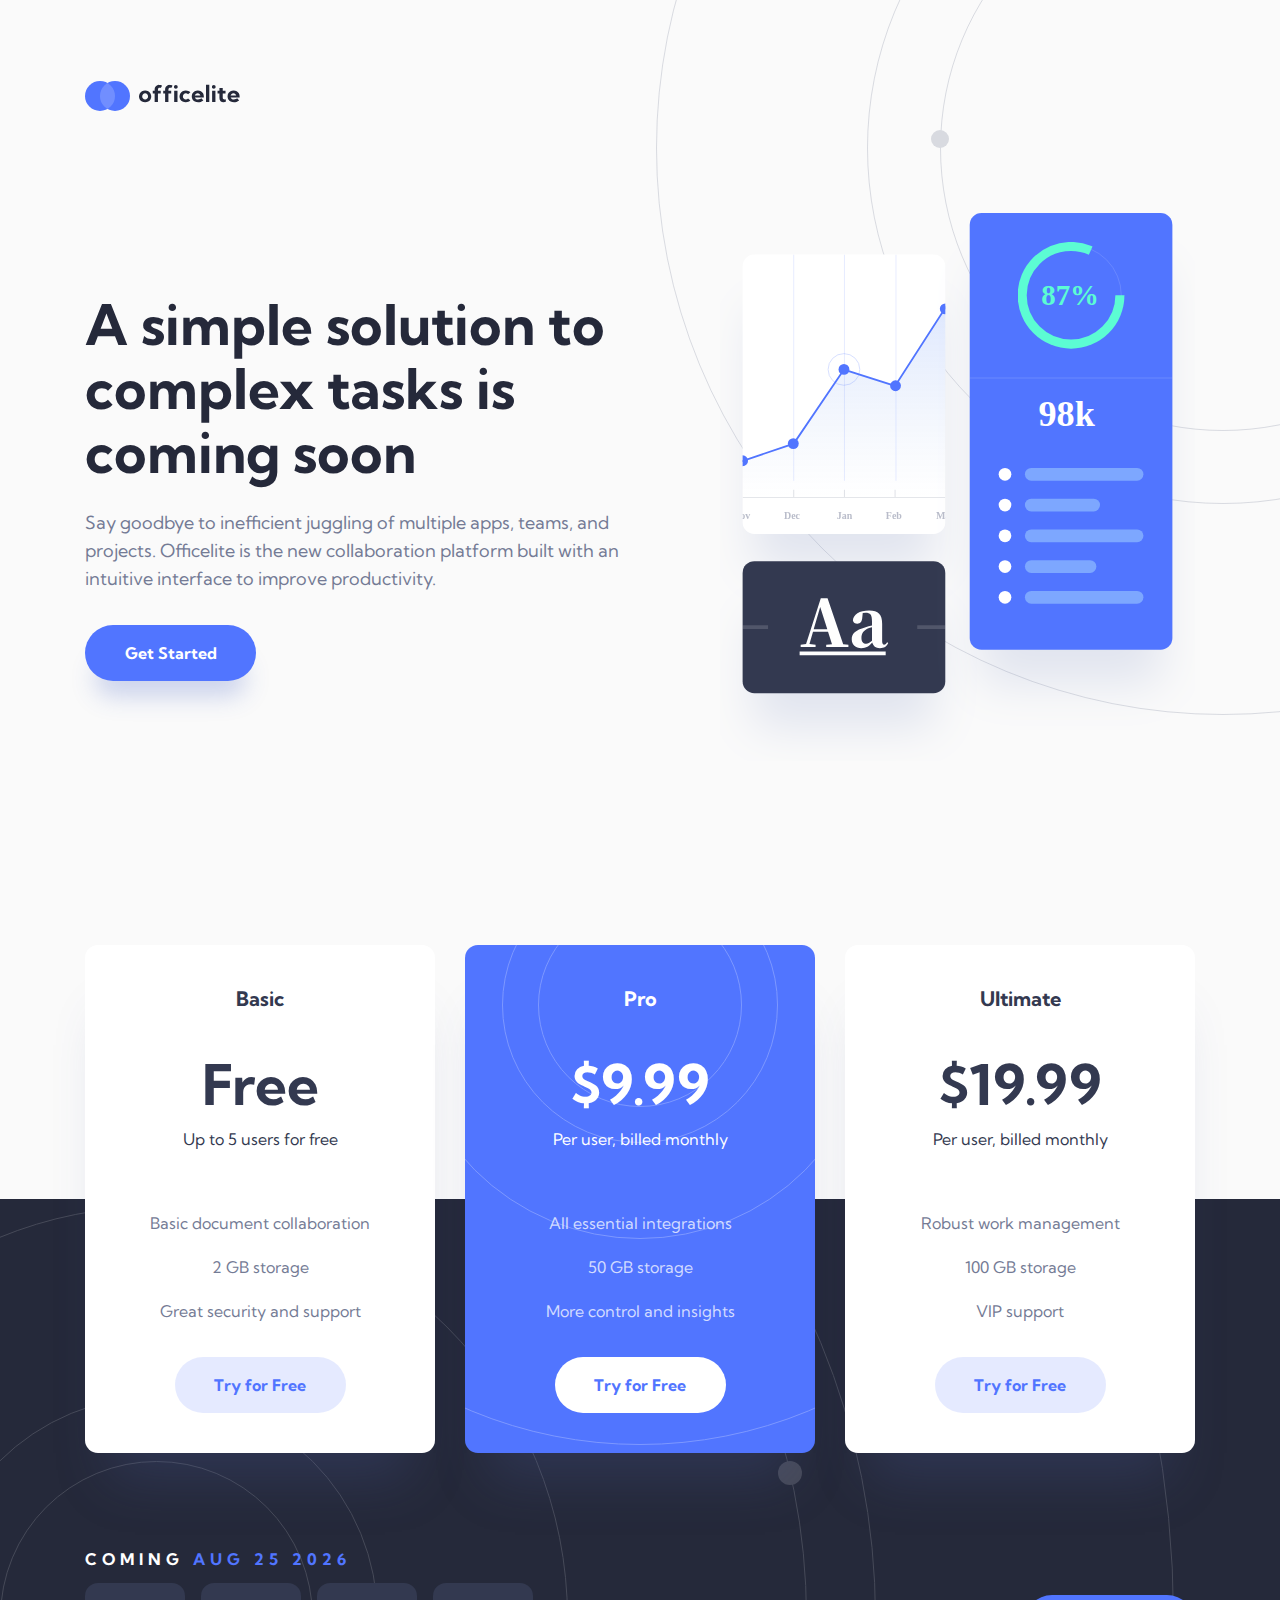
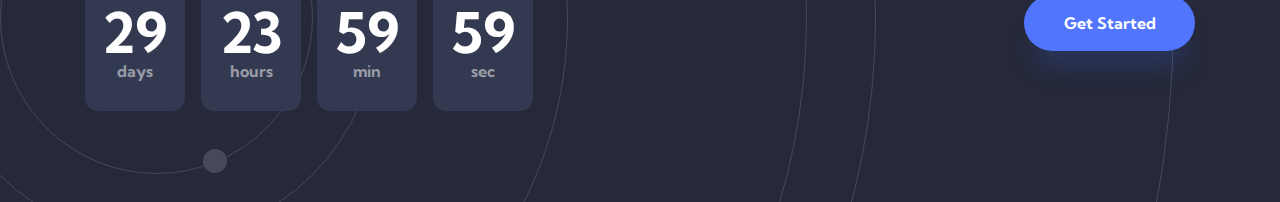
<file: index.html>
<!DOCTYPE html>
<html lang="en">
  <head>
    <meta charset="UTF-8" />
    <meta name="viewport" content="width=device-width, initial-scale=1.0" />
    <link rel="stylesheet" href="./css/main.css" />
    <link
      rel="icon"
      type="image/png"
      sizes="32x32"
      href="./assets/favicon-32x32.png"
    />
    <title>Frontend Mentor | Officelite coming soon site</title>
  </head>
  <body>
    <div class="site-wrapper">
      <header>
        <img
          src="./assets/shared/logo.svg"
          class="logo"
          alt="Officelite logo"
          width="155"
          height="30"
          loading="eager"
          decoding="async"
        />
      </header>
      <main>
        <section id="hero" aria-labelledby="hero-heading">
          <div class="hero-text">
            <h1>A simple solution to complex tasks is coming soon</h1>
            <p>
              Say goodbye to inefficient juggling of multiple apps, teams, and
              projects. Officelite is the new collaboration platform built with
              an intuitive interface to improve productivity.
            </p>
            <a
              href="./sign-up.html"
              class="primary-btn"
              aria-label="Go to the sign up page to join the list"
              >Get Started</a
            >
          </div>
          <div class="hero-image-wrapper">
            <img
              src="./assets/home/illustration-charts.svg"
              class="hero-img"
              alt="Charts Illustration"
              width="171"
              height="192"
              loading="eager"
              decoding="async"
            />
          </div>
        </section>
        <section id="pricing-plans" aria-labelledby="pricing-plans-heading">
          <h2 id="pricing-plans-heading" class="visually-hidden">
            Officelite Pricing Plans
          </h2>
          <article class="card">
            <h3>Basic</h3>
            <p class="pricing">
              <span class="price">Free</span>
              <span class="billing">Up to 5 users for free</span>
            </p>
            <ul>
              <li>Basic document collaboration</li>
              <li>2 GB storage</li>
              <li>Great security and support</li>
            </ul>
            <a
              href="./sign-up.html"
              class="card-btn secondary"
              aria-label="Try the Free plan"
              >Try for Free</a
            >
          </article>
          <article class="card pro">
            <h3>Pro</h3>
            <p class="pricing">
              <span class="price">$9.99</span>
              <span class="billing">Per user, billed monthly</span>
            </p>
            <ul>
              <li>All essential integrations</li>
              <li>50 GB storage</li>
              <li>More control and insights</li>
            </ul>
            <a
              href="./sign-up.html"
              class="card-btn primary"
              aria-label="Try the Pro plan for Free"
              >Try for Free</a
            >
          </article>
          <article class="card">
            <h3>Ultimate</h3>
            <p class="pricing">
              <span class="price">$19.99</span>
              <span class="billing">Per user, billed monthly</span>
            </p>
            <ul>
              <li>Robust work management</li>
              <li>100 GB storage</li>
              <li>VIP support</li>
            </ul>
            <a
              href="./sign-up.html"
              class="card-btn secondary"
              aria-label="Try the Ultimate plan for Free"
              >Try for Free</a
            >
          </article>
        </section>
        <section id="coming" aria-labelledby="coming-heading">
          <div class="countdown-wrapper">
            <h2 id="coming-heading" class="visually-hidden">
              Countdown to release date
            </h2>
            <p class="release-date">Coming <span id="release-date"></span></p>
            <div class="countdown-container">
              <p class="countdown-details"><span id="days">47</span>days</p>
              <p class="countdown-details"><span id="hours">07</span>hours</p>
              <p class="countdown-details"><span id="minutes">56</span>min</p>
              <p class="countdown-details"><span id="seconds">14</span>sec</p>
            </div>
          </div>
          <a
            href="./sign-up.html"
            class="primary-btn"
            aria-label="Sign up now to get on the list"
            >Get Started</a
          >
        </section>
        <div class="footer-bg" aria-hidden="true"></div>
      </main>
    </div>

    <!-- If you're choosing to make this date dynamic, set it to 30 days in the future from the moment the visitor views the page -->

    <!-- If you're choosing to make this timer dynamic, have it countdown from the date you set above -->
    <script src="./main.js"></script>
  </body>
</html>
</file>
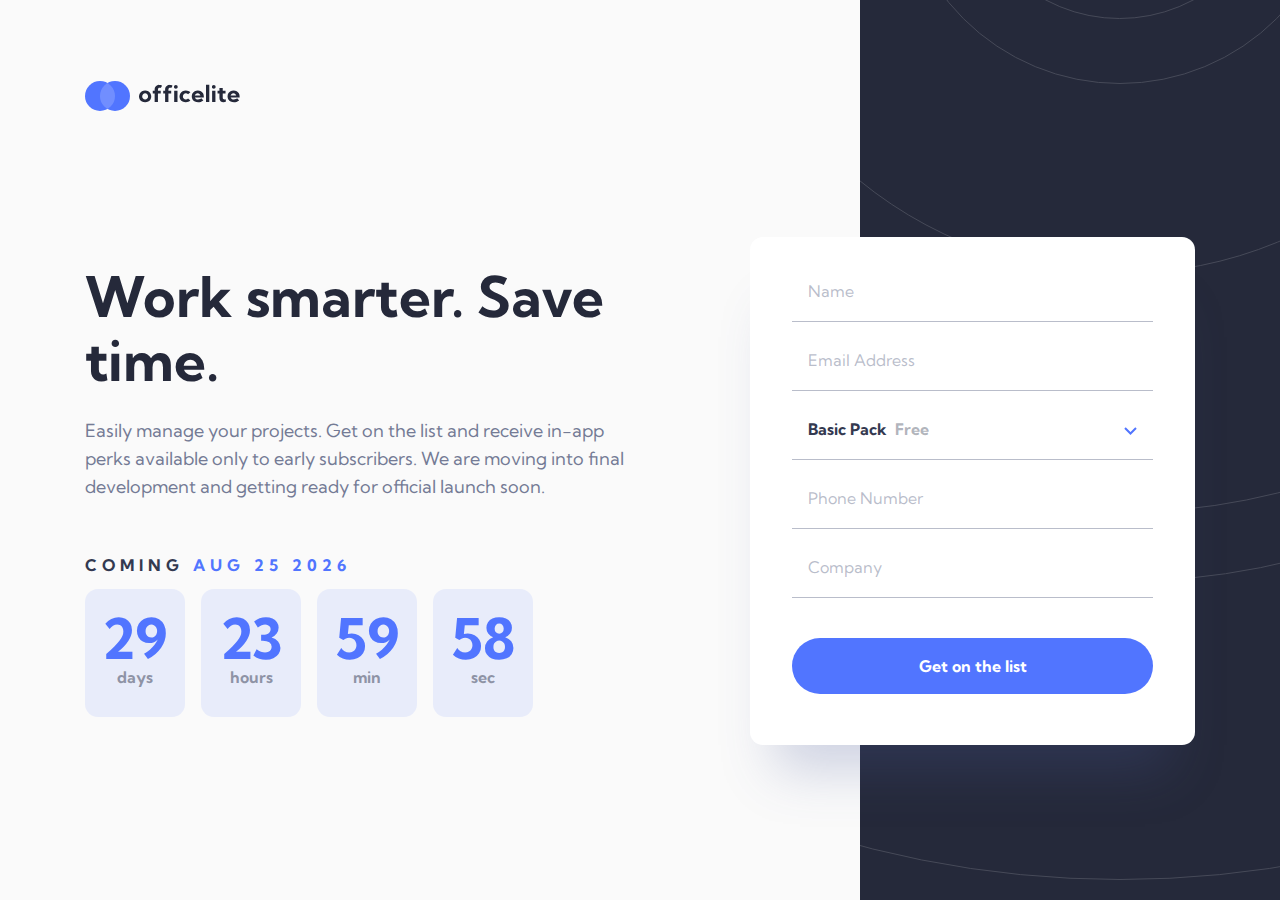
<file: sign-up.html>
<!DOCTYPE html>
<html lang="en">
  <head>
    <meta charset="UTF-8" />
    <meta name="viewport" content="width=device-width, initial-scale=1.0" />
    <link rel="stylesheet" href="./css/main.css" />
    <link
      rel="icon"
      type="image/png"
      sizes="32x32"
      href="./assets/favicon-32x32.png"
    />

    <title>Frontend Mentor | Officelite coming soon site</title>
  </head>
  <body>
    <div class="sign-up-wrapper">
      <header>
        <a
          href="./index.html"
          class="image-link"
          aria-label="Go to Officelite Home Page"
          ><img
            src="./assets/shared/logo.svg"
            class="logo"
            alt="Officelite logo"
            width="155"
            height="30"
            loading="eager"
            decoding="async"
        /></a>
      </header>
      <main class="sign-up-page">
        <div class="group-wrapper">
          <section id="smarter" role="region" aria-labelledby="smarter-heading">
            <h1 id="smarter-heading">Work smarter. Save time.</h1>
            <p>
              Easily manage your projects. Get on the list and receive in-app
              perks available only to early subscribers. We are moving into
              final development and getting ready for official launch soon.
            </p>
          </section>
          <section
            id="sign-up-coming"
            role="region"
            aria-labelledby="sign-up-coming-heading"
          >
            <h2 id="sign-up-coming-heading" class="visually-hidden">
              Countdown to release date
            </h2>
            <div class="countdown-wrapper">
              <p class="release-date">Coming <span id="release-date"></span></p>
              <div class="countdown-container">
                <p class="countdown-details"><span id="days">00</span>days</p>
                <p class="countdown-details"><span id="hours">00</span>hours</p>
                <p class="countdown-details"><span id="minutes">00</span>min</p>
                <p class="countdown-details"><span id="seconds">00</span>sec</p>
              </div>
            </div>
          </section>
        </div>

        <section
          id="join"
          role="region"
          aria-labelledby="join-heading"
          tabindex="-1"
        >
          <h2 id="join-heading" class="visually-hidden">
            Sign up to get on the list
          </h2>
          <form id="form" novalidate>
            <div class="input-group">
              <label for="name" class="visually-hidden">Name</label>
              <input
                type="text"
                id="name"
                name="name"
                autocomplete="name"
                placeholder="Name"
                aria-describedby="name-error"
                required
              />
              <span class="error-message" id="name-error" aria-live="polite">
                <img
                  src="./assets/sign-up/icon-cross.svg"
                  class="error-icon"
                  aria-hidden="true"
                />
              </span>
            </div>
            <div class="input-group">
              <label for="email" class="visually-hidden">Email Address</label>
              <input
                type="email"
                id="email"
                name="email"
                autocomplete="email"
                placeholder="Email Address"
                aria-describedby="email-error"
                required
              />
              <span class="error-message" id="email-error" aria-live="polite"
                ><img
                  src="./assets/sign-up/icon-cross.svg"
                  class="error-icon"
                  aria-hidden="true"
                />
              </span>
            </div>
            <div class="dropdown">
              <button
                class="dropdown-toggle"
                type="button"
                aria-haspopup="listbox"
                aria-expanded="false"
                aria-controls="plan-menu"
              >
                <div class="ghost-placeholder">
                  <strong>Basic Pack </strong
                  ><span class="plan-price">Free</span>
                </div>
                <span class="down-arrow"
                  ><img src="./assets/sign-up/icon-arrow-down.svg" alt="" />
                </span>
              </button>
              <ul class="dropdown-menu" id="plan-menu" role="listbox">
                <li
                  data-value="basic"
                  tabindex="0"
                  role="option"
                  aria-selected="true"
                >
                  <div class="option">
                    <strong>Basic Pack</strong>
                    <span class="plan-price">Free</span>
                  </div>
                  <img
                    src="./assets/sign-up/icon-check.svg"
                    class="icon-check"
                    alt=""
                  />
                </li>
                <div class="option-separator" aria-hidden="true"></div>
                <li
                  data-value="pro"
                  tabindex="0"
                  role="option"
                  aria-selected="false"
                >
                  <div class="option">
                    <strong>Pro Pack</strong>
                    <span class="plan-price">$9.99</span>
                  </div>
                  <img
                    src="./assets/sign-up/icon-check.svg"
                    class="icon-check"
                    alt=""
                  />
                </li>
                <div class="option-separator" aria-hidden="true"></div>
                <li
                  data-value="ultimate"
                  tabindex="0"
                  role="option"
                  aria-selected="false"
                >
                  <div class="option">
                    <strong>Ultimate Pack</strong>
                    <span class="plan-price">$19.99</span>
                  </div>
                  <img
                    src="./assets/sign-up/icon-check.svg"
                    class="icon-check"
                    alt=""
                  />
                </li>
              </ul>
            </div>
            <input type="hidden" name="plan" id="selected-plan" value="basic" />
            <div class="input-group">
              <label for="phone" class="visually-hidden">Phone Number</label>
              <input
                type="tel"
                id="phone"
                name="phone"
                inputmode="tel"
                placeholder="Phone Number"
                autocomplete="tel"
                aria-describedby="phone-error"
                required
              />
              <span class="error-message" id="phone-error" aria-live="polite">
                <img
                  src="./assets/sign-up/icon-cross.svg"
                  class="error-icon"
                  aria-hidden="true"
                />
              </span>
            </div>
            <div class="input-group">
              <label for="company" class="visually-hidden">Company</label>
              <input
                type="text"
                id="company"
                name="company"
                placeholder="Company"
                autocomplete="organization"
                aria-describedby="company-error"
                required
              />
              <span class="error-message" id="company-error" aria-live="polite">
                <img
                  src="./assets/sign-up/icon-cross.svg"
                  class="error-icon"
                  aria-hidden="true"
                />
              </span>
            </div>
            <button type="submit" id="submitBtn">Get on the list</button>
          </form>
        </section>
        <div
          id="toast"
          role="status"
          aria-live="polite"
          aria-atomic="true"
          aria-hidden="true"
          class="toast"
        >
          <p class="toast-heading">Thank you!</p>
          <p>You have succesfully joined the list.</p>
          <p>We will notify you as soon as we launch!</p>
        </div>
        <div class="sign-up-footer" aria-hidden="true"></div>
      </main>
      <div class="side-pattern" aria-hidden="true"></div>
    </div>
    <script src="./main.js"></script>
    <script src="./form.js"></script>
  </body>
</html>
</file>
<file: css/main.css>
@import url("https://fonts.googleapis.com/css2?family=Kumbh+Sans:wght@100..900&display=swap");
h1 {
  font-family: "Kumbh Sans", sans-serif;
  font-size: 40px;
  line-height: 48px;
  font-weight: 700;
  letter-spacing: 0;
  color: #25293A;
}
@media (min-width: 1024px) {
  h1 {
    font-family: "Kumbh Sans", sans-serif;
    font-size: 56px;
    line-height: 64px;
    font-weight: 700;
    letter-spacing: 0;
  }
}

h3 {
  font-family: "Kumbh Sans", sans-serif;
  font-size: 20px;
  line-height: 28px;
  font-weight: 700;
  letter-spacing: 0;
  color: #333950;
}

body {
  font-family: "Kumbh Sans", sans-serif;
  font-size: 16px;
  line-height: 26px;
  font-weight: 400;
  letter-spacing: 0;
  color: #747B95;
}
@media (min-width: 1024px) {
  body {
    font-family: "Kumbh Sans", sans-serif;
    font-size: 18px;
    line-height: 28px;
    font-weight: 400;
    letter-spacing: 0;
  }
}

*,
*::before,
*::after {
  margin: 0;
  padding: 0;
  box-sizing: border-box;
}

body {
  background-color: #FAFAFA;
}

.visually-hidden {
  position: absolute;
  width: 1px;
  height: 1px;
  margin: -1px;
  padding: 0;
  border: 0;
  overflow: hidden;
  clip: rect(0 0 0 0);
  white-space: nowrap;
}

.image-link {
  outline: none;
  text-decoration: none;
}

.image-link:focus-visible {
  border-radius: 4px;
  outline-offset: 4px;
  outline: 1px solid #5175FF;
}

input[type=number] {
  -moz-appearance: textfield; /* Firefox */
  -webkit-appearance: none; /* Safari/Chrome */
  appearance: textfield; /* Standard */
}

input[type=number]::-webkit-inner-spin-button,
input[type=number]::-webkit-outer-spin-button {
  -webkit-appearance: none;
  margin: 0;
}

.logo {
  display: block;
  width: 155px;
  height: 30px;
}

.hero-img {
  display: block;
  width: 171px;
  height: 192px;
}
@media (min-width: 768px) {
  .hero-img {
    max-width: 475px;
    width: 100%;
    height: auto;
  }
}

.primary-btn {
  display: flex;
  justify-content: center;
  align-items: center;
  width: 171px;
  height: 56px;
  background-color: #5175FF;
  color: #ffffff;
  text-decoration: none;
  outline: none;
  font-family: "Kumbh Sans", sans-serif;
  font-size: 16px;
  line-height: 28px;
  font-weight: 400;
  letter-spacing: 0;
  font-weight: 700;
  box-shadow: 0 25px 25px -10px hsla(227, 52%, 50%, 0.25);
  margin: 0 auto;
  border-radius: 28px;
  cursor: pointer;
}
@media (min-width: 768px) {
  .primary-btn {
    margin: unset;
  }
}

.primary-btn:hover {
  background-color: #829CFF;
}

.primary-btn:focus-visible {
  outline-offset: 4px;
  outline: 1px solid #5175FF;
}

.card-btn {
  display: flex;
  justify-content: center;
  align-items: center;
  width: 171px;
  height: 56px;
  text-decoration: none;
  outline: none;
  font-family: "Kumbh Sans", sans-serif;
  font-size: 16px;
  line-height: 28px;
  font-weight: 400;
  letter-spacing: 0;
  font-weight: 700;
  color: #5175FF;
  margin: 0 auto;
  border-radius: 28px;
  cursor: pointer;
}
@media (min-width: 768px) {
  .card-btn {
    margin: unset;
    grid-area: button;
  }
}
@media (min-width: 1024px) {
  .card-btn {
    margin: 0 auto;
    grid-area: unset;
  }
}

.primary {
  background-color: #ffffff;
}

.primary:focus-visible {
  outline-offset: 4px;
  outline: 1px solid #ffffff;
}

.secondary {
  background-color: hsla(228, 100%, 66%, 0.15);
}

.secondary:focus-visible {
  outline-offset: 4px;
  outline: 1px solid hsla(228, 100%, 66%, 0.15);
}

.primary:hover {
  color: #829CFF;
}

.secondary:hover {
  background-color: hsla(228, 100%, 66%, 0.25);
}

#submitBtn {
  width: 100%;
  height: 56px;
  border-radius: 28px;
  background-color: #5175FF;
  color: #ffffff;
  font-family: "Kumbh Sans", sans-serif;
  font-size: 16px;
  line-height: 28px;
  font-weight: 400;
  letter-spacing: 0;
  font-weight: 700;
  cursor: pointer;
  border: none;
  outline: none;
  margin-top: 16px;
}

#submitBtn:hover {
  background-color: #829CFF;
}

#submitBtn:focus-visible {
  outline-offset: 2px;
  outline: 1px solid #5175FF;
}

.dropdown-toggle {
  border: none;
  outline: none;
  background: none;
  font-family: "Kumbh Sans", sans-serif;
  font-size: 16px;
  line-height: 28px;
  font-weight: 400;
  letter-spacing: 0;
  display: flex;
  justify-content: space-between;
  align-items: center;
  width: 100%;
  border-bottom: 1px solid hsla(227, 14%, 52%, 0.5);
  padding: 0 16px 16px 16px;
  cursor: pointer;
}

.dropdown-toggle:focus-visible {
  border-bottom: 1px solid #5175FF;
}

.card {
  border-radius: 13px;
  box-shadow: 0 50px 50px -25px hsla(227, 35%, 45%, 0.25);
  padding: 40px;
  background-color: #ffffff;
  text-align: center;
}
@media (min-width: 768px) {
  .card {
    width: 100%;
    padding: 48px;
    text-align: left;
    display: grid;
    grid-template-columns: 1fr 1fr;
    gap: 24px;
    justify-content: space-between;
    grid-template-rows: auto auto auto;
    grid-template-areas: "heading heading" "pricing list" "button list";
    row-gap: 16px;
  }
}
@media (min-width: 1024px) {
  .card {
    grid-template-columns: 1fr;
    grid-template-rows: auto;
    grid-template-areas: unset;
    text-align: center;
    gap: 0;
    justify-content: unset;
    padding: 40px 24px;
  }
}

.card p {
  font-family: "Kumbh Sans", sans-serif;
  font-size: 16px;
  line-height: 28px;
  font-weight: 400;
  letter-spacing: 0;
}

.pricing span {
  display: block;
}

.pricing {
  display: grid;
  gap: 8px;
  margin-top: 40px;
  margin-bottom: 56px;
  color: #333950;
}
@media (min-width: 768px) {
  .pricing {
    grid-area: pricing;
    margin-bottom: 24px;
    margin-top: 0;
  }
}
@media (min-width: 1024px) {
  .pricing {
    grid-area: unset;
    margin-bottom: 56px;
    margin-top: 40px;
  }
}

.price {
  font-family: "Kumbh Sans", sans-serif;
  font-size: 56px;
  line-height: 64px;
  font-weight: 700;
  letter-spacing: 0;
}

.billing {
  font-family: "Kumbh Sans", sans-serif;
  font-size: 16px;
  line-height: 28px;
  font-weight: 400;
  letter-spacing: 0;
}

ul {
  list-style: none;
  display: grid;
  gap: 16px;
  margin-bottom: 32px;
  font-family: "Kumbh Sans", sans-serif;
  font-size: 16px;
  line-height: 28px;
  font-weight: 400;
  letter-spacing: 0;
}
@media (min-width: 768px) {
  ul {
    grid-area: list;
    margin-bottom: 0;
    align-content: start;
  }
}
@media (min-width: 1024px) {
  ul {
    grid-area: unset;
    margin-bottom: 32px;
    align-content: unset;
  }
}

.pro {
  background-image: url("/assets/home/bg-pattern-pricing.svg");
  background-repeat: no-repeat;
  background-position: center calc(100% - 8px);
  background-color: #5175FF;
  color: hsla(0, 0%, 100%, 0.75);
}

.pro h3 {
  color: #ffffff;
}

.pro span {
  color: #ffffff;
}

#form {
  display: grid;
  gap: 24px;
  padding: 24px;
  border-radius: 13px;
  background-color: #ffffff;
  box-shadow: 0 50px 50px -25px hsla(227, 35%, 45%, 0.25);
}
@media (min-width: 600px) {
  #form {
    padding: 40px 42px 51px 42px;
  }
}

.input-group {
  position: relative;
}

input {
  width: 100%;
  border: none;
  outline: none;
  background: none;
  font-family: "Kumbh Sans", sans-serif;
  font-size: 16px;
  line-height: 28px;
  font-weight: 400;
  letter-spacing: 0;
  font-family: inherit;
  color: #333950;
  padding: 0 16px 16px 16px;
  border-bottom: 1px solid hsla(227, 14%, 52%, 0.5);
}

input::placeholder {
  color: hsla(227, 14%, 52%, 0.5);
}

input:focus {
  border-bottom: 1px solid #5175FF;
}

.dropdown {
  position: relative;
}

.dropdown-menu {
  width: 100%;
  margin-bottom: 0;
  margin-top: 8px;
  border-radius: 8px;
  padding: 24px 32px;
  background-color: #ffffff;
  border: 1px solid hsla(227, 22%, 26%, 0.153);
  box-shadow: 0 50px 50px -25px hsla(227, 35%, 45%, 0.75);
  position: absolute;
  display: none;
  z-index: 10000;
}

.dropdown-menu li {
  cursor: pointer;
  display: flex;
  justify-content: space-between;
  align-items: center;
  outline: none;
}

.dropdown-menu li:last-child {
  border-bottom: none;
}

.dropdown-menu li:focus-visible {
  border-radius: 4px;
  outline-offset: 4px;
  outline: 1px solid #5175FF;
}

.option-separator {
  display: block;
  width: 100%;
  height: 1px;
  background-color: hsla(227, 14%, 52%, 0.5);
}

.down-arrow {
  display: inline-block;
  transition: transform 0.2s ease;
}

.down-arrow.open {
  transform: rotate(180deg);
}

.option {
  display: flex;
  gap: 8px;
}

strong {
  color: #333950;
}

.plan-price {
  color: hsla(227, 22%, 26%, 0.4);
  font-weight: 700;
}

.icon-check {
  display: none;
}

.icon-check.selected {
  display: block;
}

.input-error {
  color: #F05B5B;
  border-bottom: 1px solid #F05B5B;
}

.error-message {
  display: none;
  top: 4px;
  right: 20px;
  position: absolute;
}

#toast {
  font-family: "Kumbh Sans", sans-serif;
  font-size: 16px;
  line-height: 26px;
  font-weight: 400;
  letter-spacing: 0;
  color: #ffffff;
  text-align: center;
  width: calc(100% - 80px);
  border-radius: 12px;
  padding: 16px;
  position: fixed;
  top: 50%;
  left: 50%;
  transform: translate(-50%, -50%);
  background-color: #829CFF;
  pointer-events: none;
  opacity: 0;
  transition: opacity 0.3s ease;
  z-index: 11000;
}
@media (min-width: 600px) {
  #toast {
    width: 360px;
    padding: 24px;
  }
}
@media (min-width: 1024px) {
  #toast {
    position: absolute;
    transform: translateY(unset);
    top: 120px;
  }
}

.toast-heading {
  font-family: "Kumbh Sans", sans-serif;
  font-size: 20px;
  line-height: 28px;
  font-weight: 700;
  letter-spacing: 0;
  color: #ffffff;
  margin-bottom: 24px;
}

#toast.visible {
  opacity: 1;
  pointer-events: auto;
}

header {
  padding-top: 46px;
  display: flex;
  justify-content: center;
}
@media (min-width: 768px) {
  header {
    padding-top: 72px;
    padding-left: 40px;
    justify-content: flex-start;
  }
}
@media (min-width: 1024px) {
  header {
    max-width: 1174px;
    width: 100%;
    margin: 0 auto;
    padding: 81px 32px 0 32px;
  }
}

#hero {
  margin-top: 80px;
  display: flex;
  flex-direction: column-reverse;
  justify-content: center;
  align-items: center;
  gap: 64px;
}
@media (min-width: 600px) {
  #hero {
    padding: 0 40px;
  }
}
@media (min-width: 768px) {
  #hero {
    display: grid;
    grid-template-columns: 345px auto;
    gap: 63px;
    align-items: center;
    margin-top: 104px;
    margin-bottom: 140px;
  }
}
@media (min-width: 1024px) {
  #hero {
    max-width: 1174px;
    width: 100%;
    padding: 0 32px;
    margin: 0 auto;
    margin-bottom: 184px;
    margin-top: 102px;
    grid-template-columns: 540px 1fr;
    gap: 95px;
  }
}

.hero-text {
  padding: 0 24px;
  display: grid;
  gap: 24px;
  text-align: center;
  align-items: center;
  margin-bottom: 100px;
}
@media (min-width: 768px) {
  .hero-text {
    text-align: left;
    padding: 0;
    align-items: start;
    margin-bottom: 0;
  }
}

.hero-text .primary-btn {
  margin-top: 8px;
}

#pricing-plans {
  padding: 0 24px;
  display: grid;
  gap: 32px;
  margin-bottom: 100px;
}
@media (min-width: 600px) {
  #pricing-plans {
    padding: 0 40px;
  }
}
@media (min-width: 768px) {
  #pricing-plans {
    gap: 24px;
  }
}
@media (min-width: 1024px) {
  #pricing-plans {
    max-width: 1174px;
    width: 100%;
    margin: 0 auto;
    padding: 0 32px;
    grid-template-columns: repeat(3, 1fr);
    gap: 30px;
    margin-bottom: 82px;
  }
}

#coming {
  position: relative;
  max-width: 328px;
  width: 100%;
  margin: 0 auto;
  z-index: 2;
}
@media (min-width: 600px) {
  #coming {
    max-width: 448px;
  }
}
@media (min-width: 1024px) {
  #coming {
    max-width: 1174px;
    width: 100%;
    margin: 0 auto;
    padding: 0 32px;
    display: grid;
    grid-template-columns: 1fr 1fr;
    justify-content: space-between;
    align-items: center;
  }
}

#coming .primary-btn {
  justify-self: center;
}
@media (min-width: 1024px) {
  #coming .primary-btn {
    justify-self: end;
  }
}

.release-date {
  font-family: "Kumbh Sans", sans-serif;
  font-size: 16px;
  line-height: 48px;
  font-weight: 700;
  letter-spacing: 5px;
  text-transform: uppercase;
  text-align: center;
  color: #ffffff;
  margin-bottom: 18px;
}
@media (min-width: 1024px) {
  .release-date {
    text-align: left;
    margin-bottom: 0;
  }
}

.release-date span {
  color: #5175FF;
}

.countdown-container {
  display: grid;
  grid-template-columns: repeat(4, 1fr);
  gap: 13px;
  margin-bottom: 40px;
}
@media (min-width: 1024px) {
  .countdown-container {
    gap: 16px;
    margin-bottom: 0;
    max-width: 448px;
  }
}

.countdown-details {
  font-family: "Kumbh Sans", sans-serif;
  font-size: 12px;
  line-height: 28px;
  font-weight: 700;
  letter-spacing: 0;
  color: hsla(0, 0%, 100%, 0.5);
  display: grid;
  align-content: center;
  border-radius: 4px;
  background-color: #333950;
  height: 92px;
  width: 72px;
  text-align: center;
}
@media (min-width: 600px) {
  .countdown-details {
    font-family: "Kumbh Sans", sans-serif;
    font-size: 16px;
    line-height: 28px;
    font-weight: 700;
    letter-spacing: 0;
    border-radius: 13px;
    height: 128px;
    width: 100px;
  }
}

.countdown-details span {
  color: #ffffff;
  font-family: "Kumbh Sans", sans-serif;
  font-size: 32px;
  line-height: 48px;
  font-weight: 700;
  letter-spacing: 0;
}
@media (min-width: 600px) {
  .countdown-details span {
    font-family: "Kumbh Sans", sans-serif;
    font-size: 56px;
    line-height: 48px;
    font-weight: 700;
    letter-spacing: 0;
  }
}

.footer-bg {
  height: 1248px;
  background-color: #25293A;
  background-image: url("/assets/home/bg-pattern-footer.svg");
  background-repeat: no-repeat;
  background-size: 1202px 1202px;
  background-position: center calc(100% + 110px);
  margin-top: -1148px;
  position: relative;
  z-index: -1;
}
@media (min-width: 768px) {
  .footer-bg {
    height: 986px;
    margin-top: -886px;
    background-size: 1454px 1454px;
    background-position: center calc(100% + 480px);
  }
}
@media (min-width: 1024px) {
  .footer-bg {
    height: 603px;
    margin-top: -512px;
    background-size: 2036px 2036px;
    background-position: calc(100% - 106px) calc(100% + 834px);
  }
}

#smarter {
  padding: 0 24px;
  display: grid;
  gap: 16px;
  text-align: center;
  margin-top: 80px;
  margin-bottom: 64px;
}
@media (min-width: 600px) {
  #smarter {
    padding: 0;
    max-width: 572px;
    margin: 0 auto;
    gap: 24px;
    margin-top: 104px;
    margin-bottom: 40px;
  }
}
@media (min-width: 1024px) {
  #smarter {
    max-width: 540px;
    margin: unset;
    text-align: left;
  }
}

#sign-up-coming {
  padding: 0 24px;
  margin-bottom: 64px;
}
@media (min-width: 600px) {
  #sign-up-coming {
    margin-bottom: 104px;
  }
}
@media (min-width: 1024px) {
  #sign-up-coming {
    padding: 0;
    margin: 0;
  }
}

#sign-up-coming .countdown-wrapper {
  max-width: 328px;
  margin: 0 auto;
}
@media (min-width: 600px) {
  #sign-up-coming .countdown-wrapper {
    max-width: 448px;
  }
}
@media (min-width: 1024px) {
  #sign-up-coming .countdown-wrapper {
    margin: unset;
  }
}

#sign-up-coming .release-date {
  color: #333950;
}

#sign-up-coming .countdown-container {
  margin-bottom: 0;
}

#sign-up-coming .countdown-details {
  background-color: hsla(228, 100%, 66%, 0.1);
  color: hsla(227, 22%, 26%, 0.5);
}

#sign-up-coming .countdown-details span {
  color: #5175FF;
}

#join {
  padding: 0 24px;
  position: relative;
  z-index: 10;
}
@media (min-width: 600px) {
  #join {
    padding: 0;
    max-width: 445px;
    margin: 0 auto;
  }
}
@media (min-width: 1024px) {
  #join {
    margin: unset;
    width: 100%;
  }
}

.sign-up-footer {
  background-color: #25293A;
  background-image: url("../assets/home/bg-pattern-footer.svg");
  background-repeat: no-repeat;
  background-size: 486px 486px;
  background-position: center 100%;
  height: 320px;
  margin-top: -233px;
  position: relative;
  z-index: 0;
}
@media (min-width: 600px) {
  .sign-up-footer {
    height: 380px;
    margin-top: -254px;
    background-size: 1454px 1454px;
    background-position: center calc(100% + 525px);
  }
}
@media (min-width: 1024px) {
  .sign-up-footer {
    display: none;
  }
}

.site-wrapper {
  max-width: 1440px;
  margin: 0 auto;
  background-image: url("../assets/home/bg-pattern-header.svg");
  background-repeat: no-repeat;
  background-size: 458px 458px;
  background-position: center -170px;
  overflow-x: hidden;
}
@media (min-width: 768px) {
  .site-wrapper {
    background-size: 666px 666px;
    background-position: 415px -190px;
  }
}
@media (min-width: 1024px) {
  .site-wrapper {
    background-size: 1134px 1134px;
    background-position: 656px -419px;
    box-shadow: -2px 0 6px rgba(0, 0, 100, 0.1), 2px 0 6px rgba(0, 0, 100, 0.1);
  }
}

.sign-up-wrapper {
  max-width: 1440px;
  margin: 0 auto;
  background-image: url("../assets/home/bg-pattern-header.svg");
  background-repeat: no-repeat;
  background-size: 458px 458px;
  background-position: center -170px;
  overflow-x: hidden;
}
@media (min-width: 768px) {
  .sign-up-wrapper {
    background-image: none;
  }
}
@media (min-width: 1024px) {
  .sign-up-wrapper {
    box-shadow: -2px 0 6px rgba(0, 0, 100, 0.1), 2px 0 6px rgba(0, 0, 100, 0.1);
    min-height: 100dvh;
    position: relative;
  }
}

@media (min-width: 1024px) {
  .group-wrapper {
    display: grid;
    gap: 40px;
    margin: 0;
  }
}

@media (min-width: 1024px) {
  .sign-up-page {
    max-width: 1174px;
    width: 100%;
    margin: 0 auto;
    padding: 0 32px;
    display: flex;
    justify-content: space-between;
    gap: 32px;
    align-items: center;
    margin-top: 126px;
  }
}

@media (min-width: 1024px) {
  .side-pattern {
    display: block;
    background-color: #25293A;
    background-image: url("../assets/sign-up/bg-pattern-side.svg");
    background-size: 2036px 2036px;
    background-repeat: no-repeat;
    background-position: calc(50% + 50px) calc(100% - 20px);
    height: 100%;
    max-width: 420px;
    width: 100%;
    position: absolute;
    top: 0;
    right: 0;
    z-index: -1;
    pointer-events: none;
  }
}

/*# sourceMappingURL=main.css.map */
</file>
